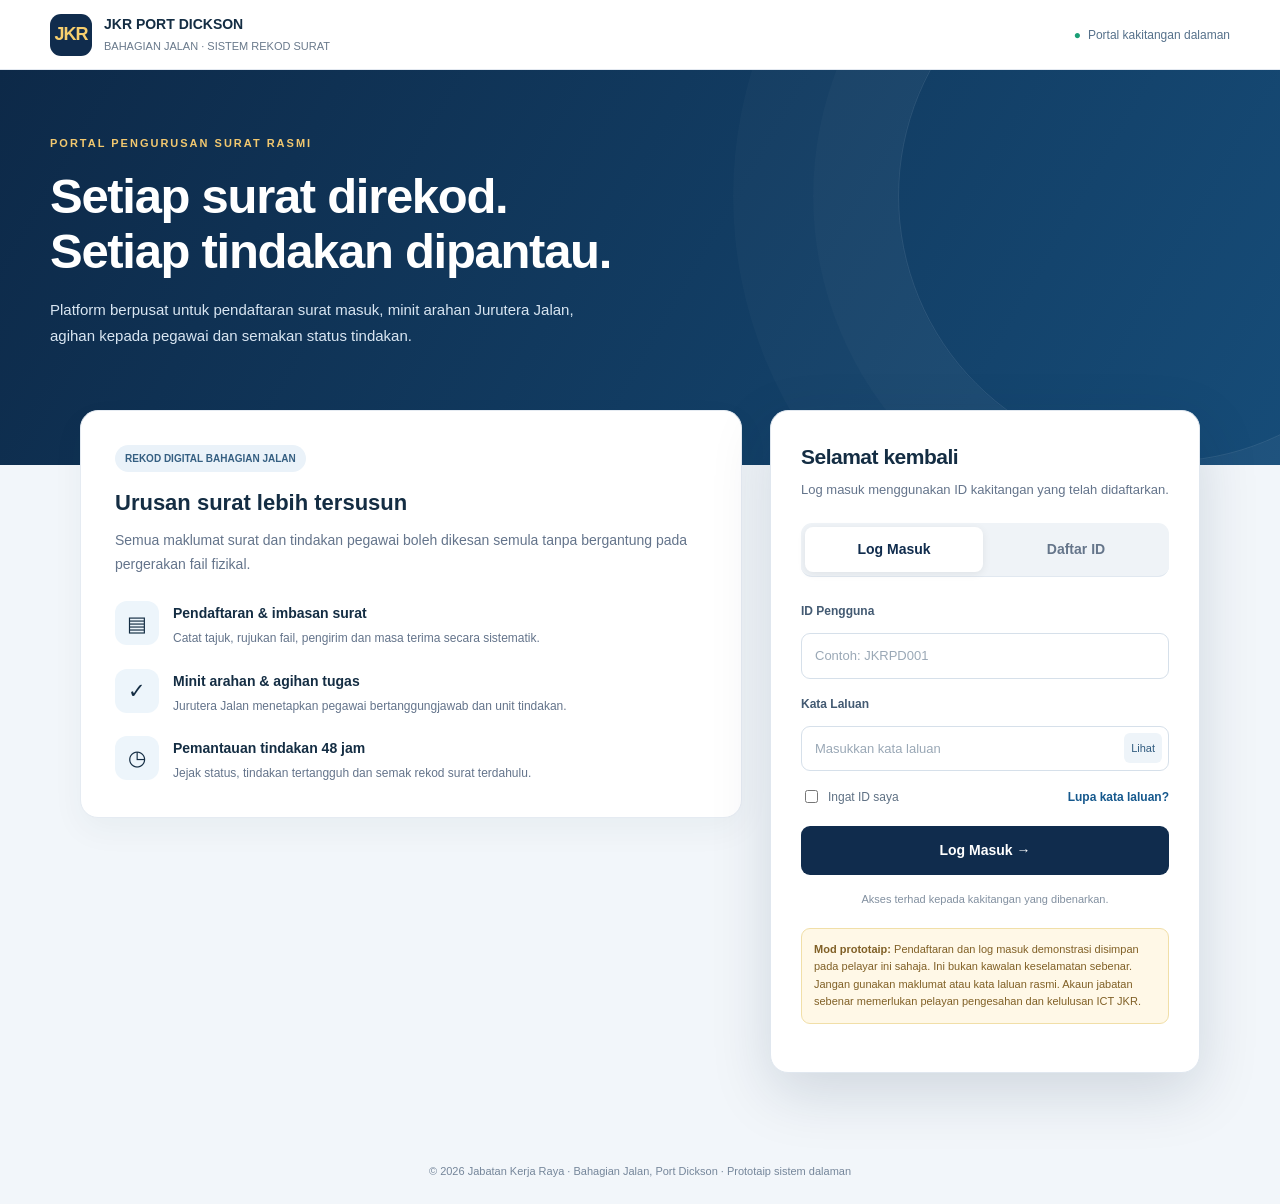
<file: public/assets/aistudio/sistem_rekod_surat_jkr_gabungan_d087e422.html>
<!doctype html>
<html lang="ms">
<head>
<meta charset="utf-8"><meta name="viewport" content="width=device-width, initial-scale=1"><meta name="theme-color" content="#112b44">
<title>e-Surat Jalan | JKR Port Dickson</title>
<style>
:root{--navy:#102942;--navy2:#173b58;--blue:#2563eb;--light:#f3f6fa;--card:#fff;--ink:#172b42;--muted:#61758b;--line:#e1e8f0;--teal:#0e9a87;--orange:#e69b27;--red:#d64a51;--shadow:0 6px 26px rgba(27,47,76,.05)}*{box-sizing:border-box}body{margin:0;background:var(--light);font:14px/1.5 Inter,system-ui,-apple-system,'Segoe UI',Arial,sans-serif;color:var(--ink)}button,input,select,textarea{font:inherit}button{cursor:pointer}button:disabled{opacity:.5;cursor:not-allowed}a{color:var(--blue)}.shell{display:flex;min-height:100vh}.sidebar{width:248px;flex-shrink:0;background:var(--navy);color:#d2e2f4;position:sticky;top:0;height:100vh;display:flex;flex-direction:column;padding:26px 16px}.brand{display:flex;align-items:center;gap:12px;padding:0 10px 28px;border-bottom:1px solid #31516b}.brandmark{height:42px;width:42px;display:grid;place-items:center;background:#dceafe;border-radius:12px;color:#153b5e;font-weight:900;letter-spacing:-1px}.brand strong{color:#fff;font-size:17px;display:block}.brand small{display:block;font-size:11px;color:#92b0cd}.side-group{font-size:10px;letter-spacing:2px;text-transform:uppercase;color:#7795b3;margin:29px 12px 12px}.nav{background:none;color:#c7d8e8;border:0;width:100%;text-align:left;display:flex;align-items:center;gap:11px;padding:12px;border-radius:9px;margin:2px 0}.nav:hover,.nav.active{background:#23506f;color:#fff}.ico{font-size:18px;width:22px;text-align:center}.sidefoot{margin-top:auto;padding:14px 10px;border-top:1px solid #31516b;font-size:12px;color:#9eb5cc}.app{flex:1;min-width:0}.topbar{background:white;border-bottom:1px solid var(--line);padding:17px 32px;display:flex;align-items:center;justify-content:space-between;gap:12px}.crumb{font-size:12px;color:var(--muted)}.toprow{display:flex;align-items:center;gap:12px;flex-wrap:wrap}.mode{padding:8px 11px;background:#fff4df;color:#926009;border:1px solid #f1deb7;border-radius:8px;font-size:11px;font-weight:650}.avatar{background:#eaf1f9;width:35px;height:35px;display:grid;place-items:center;border-radius:50%;font-size:17px}.topselect{border:1px solid var(--line);border-radius:8px;padding:9px;max-width:240px;background:white}.main{padding:30px 32px;max-width:1600px;margin:auto}.heading{display:flex;align-items:center;justify-content:space-between;gap:14px;margin-bottom:22px;flex-wrap:wrap}h1{margin:0;font-size:26px;letter-spacing:-.7px}h2{font-size:17px;margin:0 0 15px}h3{font-size:15px;margin:0 0 9px}p{margin:5px 0 0}.sub{color:var(--muted);font-size:13px}.btn{border:1px solid var(--line);border-radius:9px;background:#fff;padding:10px 14px;color:var(--ink);font-weight:650;display:inline-flex;align-items:center;gap:8px;justify-content:center}.btn:hover{filter:brightness(.97)}.btn.primary{background:#205ebc;border-color:#205ebc;color:white}.btn.soft{background:#e9f2fd;color:#1554a4;border-color:#d6e8fb}.btn.danger{color:#a02932;background:#fff1f2;border-color:#f4d2d6}.btn.sm{padding:6px 10px;font-size:12px}.btns{display:flex;gap:8px;flex-wrap:wrap}.metrics{display:grid;grid-template-columns:repeat(4,minmax(0,1fr));gap:16px;margin-bottom:22px}.metric{background:white;border:1px solid var(--line);border-radius:13px;padding:21px;box-shadow:var(--shadow)}.metrichead{display:flex;justify-content:space-between;align-items:center;gap:9px;color:var(--muted);font-size:12px}.metrichead span:last-child{font-size:21px;background:#eff5fc;padding:7px;border-radius:10px}.num{font-size:31px;line-height:1.15;font-weight:760;margin:12px 0 4px;letter-spacing:-.8px}.metricnote{color:#8ca0b3;font-size:11px}.columns{display:grid;grid-template-columns:minmax(0,1.8fr) minmax(280px,1fr);gap:18px}.panel{background:var(--card);border:1px solid var(--line);border-radius:13px;box-shadow:var(--shadow);padding:21px;margin-bottom:18px}.panelhead{display:flex;justify-content:space-between;align-items:center;gap:10px;margin-bottom:12px;flex-wrap:wrap}.panelhead h2{margin:0}.tablewrap{overflow-x:auto}.table{border-collapse:collapse;width:100%;min-width:680px}.table th{text-align:left;font-size:11px;letter-spacing:.5px;text-transform:uppercase;color:#71859b;font-weight:700;background:#f7f9fc}.table td,.table th{padding:13px 11px;border-bottom:1px solid #ebeff4;vertical-align:middle}.table tbody tr:hover{background:#f9fbfe}.table tbody tr:last-child td{border-bottom:0}.strong{font-weight:700}.muted{color:var(--muted)}.small{font-size:12px}.badge{display:inline-block;font-size:11px;font-weight:700;border-radius:20px;padding:4px 9px;white-space:nowrap}.baru{background:#e8f1ff;color:#235cbe}.minit{background:#f0eaff;color:#7653aa}.tindakan{background:#e6f5f3;color:#087969}.selesai{background:#e9f8ea;color:#287d40}.fail{background:#eef1f5;color:#64748b}.late{background:#fee9e9;color:#b9353e}.warning{background:#fff3dd;color:#9d6814}.empty{padding:42px 12px;color:var(--muted);text-align:center}.empty .big{font-size:34px;display:block;margin-bottom:10px}.bar{height:8px;background:#ebf0f6;border-radius:99px;overflow:hidden;margin-top:8px}.bar span{display:block;height:100%;background:#2877c9;border-radius:99px}.chartrow{padding:11px 0}.chartlabels{display:flex;justify-content:space-between;gap:12px;font-size:12px}.callout{background:#edf6ff;border:1px solid #d3e8fc;border-radius:10px;padding:14px;color:#285274;font-size:12px}.fields{display:grid;grid-template-columns:repeat(2,minmax(0,1fr));gap:16px}.field{display:flex;flex-direction:column;gap:6px}.field.full{grid-column:1/-1}.field label{font-size:12px;font-weight:700;color:#435a72}.field input,.field select,.field textarea,.filterinput{width:100%;border:1px solid #d9e2eb;background:#fff;padding:11px 12px;border-radius:8px;outline:none;color:var(--ink)}.field input:focus,.field select:focus,.field textarea:focus,.filterinput:focus{border-color:#478bd8;box-shadow:0 0 0 3px #dfedfb}.field textarea{min-height:92px;resize:vertical}.field small{color:var(--muted)}.formactions{display:flex;justify-content:flex-end;gap:10px;border-top:1px solid var(--line);padding-top:18px;margin-top:20px}.filters{display:flex;gap:10px;flex-wrap:wrap;margin-bottom:18px}.filters>*{min-width:140px}.filters .search{flex:1;min-width:200px}.step{display:flex;gap:12px;align-items:flex-start;padding:12px 0;border-bottom:1px solid var(--line)}.step:last-child{border-bottom:0}.stepdot{border-radius:50%;background:#e6f0fb;color:#195d9d;width:30px;height:30px;display:grid;place-items:center;flex-shrink:0;font-weight:700}.step strong{display:block;font-size:13px}.step small{color:var(--muted)}.modalback{position:fixed;inset:0;background:#0b1e31ad;z-index:20;display:flex;align-items:center;justify-content:center;padding:15px}.modal{background:white;border-radius:14px;width:min(800px,100%);max-height:92vh;overflow-y:auto;padding:26px;box-shadow:0 25px 70px #061a3260}.modalhead{display:flex;justify-content:space-between;gap:14px;align-items:flex-start;margin-bottom:20px}.close{border:0;background:#f0f3f7;border-radius:8px;width:32px;height:32px;font-size:19px}.detailgrid{display:grid;grid-template-columns:1fr 1fr;gap:13px;margin:16px 0}.detail{background:#f7f9fc;padding:11px;border-radius:9px}.detail label{display:block;color:#8392a3;font-size:11px;margin-bottom:4px}.detail strong{font-size:13px;word-break:break-word}.timeline{border-left:2px solid #dce8f3;margin-left:8px;padding-left:17px}.event{position:relative;margin:15px 0}.event:before{content:"";position:absolute;width:9px;height:9px;border:2px solid #fff;background:#3878bd;box-shadow:0 0 0 2px #b9d2eb;left:-23px;top:5px;border-radius:50%}.event small{display:block;color:var(--muted)}.flex{display:flex;gap:10px;flex-wrap:wrap;align-items:center}.hide{display:none!important}.toggle{display:flex;border:1px solid var(--line);border-radius:8px;overflow:hidden}.toggle button{border:0;padding:8px 11px;background:white}.toggle button.active{background:var(--navy);color:white}.footer{font-size:11px;color:#9caaba;text-align:center;padding:14px 20px 24px}.toast{position:fixed;right:20px;bottom:20px;background:#152e49;color:white;padding:13px 18px;border-radius:10px;box-shadow:0 8px 25px #16314c35;z-index:40;max-width:340px;display:none}.onlymobile{display:none}.notice{border-left:3px solid #dca137;background:#fff8eb;padding:12px 15px;margin-bottom:18px;font-size:12px;color:#795b29}.statline{display:flex;justify-content:space-between;align-items:center;border-bottom:1px solid var(--line);padding:11px 0;font-size:13px}.statline:last-child{border:0}.pillrow{display:flex;gap:5px;flex-wrap:wrap}.tab{border:none;background:transparent;padding:10px 15px;border-bottom:2px solid transparent;font-weight:650;color:#71859b}.tab.active{color:#1a5fb9;border-color:#1a5fb9}.tabs{border-bottom:1px solid var(--line);margin-bottom:19px}.attachment{background:#f7f9fc;border:1px dashed #cbd7e5;padding:14px;border-radius:9px}.loginhint{color:#a36e12;font-size:11px}.cellaction{border:0;background:#eaf3ff;color:#1c5fac;padding:7px 9px;border-radius:7px;font-size:12px;font-weight:700}.responsiveTable{width:100%}@media(max-width:1100px){.metrics{grid-template-columns:repeat(2,1fr)}.columns{grid-template-columns:1fr}.sidebar{width:205px}.main{padding:24px}.topbar{padding:15px 24px}}@media(max-width:720px){.shell{display:block}.sidebar{height:auto;position:static;width:100%;padding:12px;display:block}.brand{padding:4px 4px 12px}.side-group,.sidefoot{display:none}.navs{display:flex;overflow-x:auto;gap:3px;padding-top:8px}.nav{white-space:nowrap;min-width:max-content;font-size:12px;padding:9px}.nav .ico{font-size:14px}.topbar{padding:12px 15px}.crumb,.mode{display:none}.topselect{max-width:180px}.main{padding:17px 13px}h1{font-size:23px}.metrics{gap:9px}.metric{padding:14px}.num{font-size:26px}.metrichead{font-size:11px}.metrichead span:last-child{font-size:16px;padding:4px}.panel{padding:15px}.fields,.detailgrid{grid-template-columns:1fr}.modal{padding:18px}.heading{align-items:flex-start}.filters>*{flex:1}.filters .search{flex-basis:100%}}

/* Combined login and main application, isolated styles */
#authGate{--navy:#102c4d;--navy2:#174574;--gold:#e3ae42;--ink:#152b42;--muted:#64748b;--border:#dbe4ec;--bg:#f1f5f9;--white:#fff;--green:#0c8468}
#authGate *{box-sizing:border-box}
#authGate{margin:0;font-family:Inter,"Segoe UI",Arial,sans-serif;color:var(--ink);background:var(--bg)}
#authGate button,#authGate input,#authGate select{font:inherit}
#authGate button{cursor:pointer}
#authGate .top{height:70px;background:#fff;border-bottom:1px solid #e2e8f0;display:flex;align-items:center;justify-content:space-between;padding:0 max(24px,calc((100vw - 1180px)/2));gap:10px}
#authGate .identity{display:flex;gap:12px;align-items:center}
#authGate .crest{width:42px;height:42px;border-radius:11px;background:#102c4d;color:#f7cf6e;font-size:18px;font-weight:900;display:grid;place-items:center;letter-spacing:-1px}
#authGate .identity strong{font-size:14px;display:block}
#authGate .identity small{display:block;color:#69798b;font-size:11px;margin-top:3px}
#authGate .secure{font-size:12px;color:#56718b;display:flex;align-items:center;gap:7px}
#authGate .secure:before{content:"●";color:#1b9f76}
#authGate .hero{background:linear-gradient(120deg,#0d2948,#164c78);color:white;padding:65px max(24px,calc((100vw - 1180px)/2)) 115px;position:relative;overflow:hidden}
#authGate .hero:after{content:"";position:absolute;right:-150px;top:-140px;width:530px;height:530px;border:1px solid #ffffff1a;border-radius:50%;box-shadow:0 0 0 85px #ffffff05,0 0 0 165px #ffffff05}
#authGate .hero-inner{position:relative;z-index:1;max-width:630px}
#authGate .eyebrow{color:#f2c86f;text-transform:uppercase;letter-spacing:2px;font-size:11px;font-weight:750}
#authGate .hero h1{font-size:clamp(29px,4.5vw,49px);line-height:1.14;letter-spacing:-1.3px;margin:17px 0}
#authGate .hero p{color:#d9e6f2;line-height:1.75;margin:0;max-width:540px;font-size:15px}
#authGate .main{max-width:1180px;margin:-66px auto 65px;position:relative;z-index:2;padding:0 24px;display:grid;grid-template-columns:1fr 440px;gap:27px;align-items:start}
#authGate .info{background:#fff;border:1px solid #e5ebf2;border-radius:18px;padding:34px;box-shadow:0 12px 32px #18364a0c;min-height:390px}
#authGate .info h2{font-size:22px;margin:0 0 10px}
#authGate .info>p{font-size:14px;color:var(--muted);line-height:1.7;margin-bottom:25px}
#authGate .features{display:grid;gap:20px}
#authGate .feature{display:flex;gap:14px}
#authGate .feat-icon{width:44px;height:44px;display:grid;place-items:center;background:#edf5fb;border-radius:12px;font-size:21px;flex-shrink:0}
#authGate .feature strong{display:block;font-size:14px;margin:2px 0 5px}
#authGate .feature span{color:var(--muted);font-size:12px;line-height:1.6;display:block}
#authGate .auth{border-radius:18px;background:#fff;box-shadow:0 20px 60px #07213b25;border:1px solid #e0e7ef;padding:30px}
#authGate .auth-title{font-size:21px;font-weight:800;letter-spacing:-.5px}
#authGate .auth-subtitle{font-size:13px;color:var(--muted);margin:8px 0 22px;line-height:1.6}
#authGate .tabs{display:grid;grid-template-columns:1fr 1fr;background:#eff3f7;border-radius:11px;padding:4px;margin-bottom:25px;gap:4px}
#authGate .tab{border:0;background:transparent;color:#65758a;font-weight:700;padding:12px;border-radius:8px}
#authGate .tab.active{background:#fff;color:var(--navy);box-shadow:0 2px 8px #00000012}
#authGate .field{margin-bottom:16px}
#authGate .field label{font-size:12px;font-weight:700;display:block;margin-bottom:7px}
#authGate .field input,#authGate .field select{width:100%;border:1px solid #d6e0ea;border-radius:9px;outline:0;background:#fff;padding:12px 13px;font-size:13px;color:#223b56;min-height:44px}
#authGate .field input:focus,#authGate .field select:focus{border-color:#327db8;box-shadow:0 0 0 3px #327db81b}
#authGate .field input::placeholder{color:#9aa8b6}
#authGate .input-password{position:relative}
#authGate .input-password input{padding-right:70px}
#authGate .show{position:absolute;right:7px;top:7px;border:0;border-radius:6px;padding:7px;color:#305b7f;background:#eef4f9;font-size:11px}
#authGate .row{display:flex;justify-content:space-between;align-items:center;font-size:12px;gap:10px;margin:2px 0 20px}
#authGate .row label{color:#5f7184;display:flex;align-items:center;gap:7px}
#authGate .row input{accent-color:#154877}
#authGate .link{border:0;background:none;color:#15588d;font-size:12px;font-weight:700;padding:0}
#authGate .primary{background:var(--navy);color:#fff;font-weight:750;padding:14px;border:0;border-radius:9px;width:100%;transition:.2s}
#authGate .primary:hover{background:#1b5689}
#authGate .disclaimer{font-size:11px;color:#8290a0;text-align:center;margin-top:16px;line-height:1.6}
#authGate .message{padding:12px;border-radius:9px;font-size:12px;line-height:1.5;margin-bottom:16px;display:none}
#authGate .message.error{display:block;color:#9b2534;background:#fff0f1;border:1px solid #facdd1}
#authGate .message.ok{display:block;color:#0d6d53;background:#eafaf4;border:1px solid #b9e8d8}
#authGate .hidden{display:none!important}
#authGate .footer{text-align:center;padding:0 20px 25px;color:#75869a;font-size:11px}
#authGate .mini-tag{display:inline-block;padding:6px 10px;border-radius:30px;background:#eaf2f9;color:#355f82;font-weight:700;font-size:10px;margin-bottom:14px}
#authGate .dashboard{display:none;background:#fff;border-radius:18px;padding:30px;box-shadow:0 15px 35px #0f31571a;max-width:700px;margin:-65px auto 70px;position:relative;z-index:4}
#authGate .dashboard h2{margin-top:0}
#authGate .dashboard p{line-height:1.7;color:#64748b}
#authGate .metric{display:grid;grid-template-columns:repeat(3,1fr);gap:12px;margin:24px 0}
#authGate .metric div{padding:18px;border-radius:12px;background:#f0f5fa}
#authGate .metric strong{display:block;font-size:24px;color:#174574}
#authGate .metric span{font-size:11px;color:#62778c}
#authGate .logout{background:#e7eef5;color:#16476e;border:0;padding:10px 16px;border-radius:9px;font-weight:700}
#authGate .notice{margin-top:19px;background:#fff8e7;border:1px solid #f1dfa8;border-radius:9px;padding:12px;font-size:11px;line-height:1.6;color:#806026}
@media (max-width:850px){#authGate .main{grid-template-columns:1fr;max-width:600px}
#authGate .hero{padding-bottom:115px}
#authGate .info{min-height:0;order:2}
#authGate .auth{order:1}}
@media (max-width:500px){#authGate .top{padding:0 15px}
#authGate .secure{display:none}
#authGate .main{padding:0 14px;gap:14px}
#authGate .auth,#authGate .info{padding:23px}
#authGate .hero{padding:45px 20px 110px}
#authGate .metric{grid-template-columns:1fr 1fr}
#authGate .hero h1{font-size:32px}}
#authGate{min-height:100vh;display:block;background:#f2f6fa;color:#142d43;font-size:14px;}
#authGate .main{max-width:1170px;margin:-55px auto 90px;padding:0 25px;display:grid;grid-template-columns:1fr 430px;gap:28px;position:relative;z-index:2;}
#authGate .auth{min-width:0;}#authGate .hero{display:block;}
#appShell .toprow .topselect{display:none;}
#appShell .toprow .avatar{cursor:default;}
#appShell .logOutTop{border:1px solid #cddbeb;border-radius:8px;background:#fff;padding:8px 12px;color:#234f76;font-size:12px;font-weight:700;}
#authGate .authNotice{margin-top:14px;padding:12px;background:#fff7e7;color:#7d5518;border:1px solid #ead6aa;border-radius:8px;font-size:12px;}
@media(max-width:850px){#authGate .main{grid-template-columns:1fr;max-width:600px;margin:-60px auto 60px}#authGate .info{order:2}#authGate .auth{order:1}}
@media(max-width:500px){#authGate .main{padding:0 14px;gap:14px}}
</style>
</head>
<body>
<div id="authGate">
<header class="top"><div class="identity"><div class="crest">JKR</div><div><strong>JKR PORT DICKSON</strong><small>BAHAGIAN JALAN · SISTEM REKOD SURAT</small></div></div><div class="secure">Portal kakitangan dalaman</div></header>
<section class="hero"><div class="hero-inner"><div class="eyebrow">Portal pengurusan surat rasmi</div><h1>Setiap surat direkod.<br/>Setiap tindakan dipantau.</h1><p>Platform berpusat untuk pendaftaran surat masuk, minit arahan Jurutera Jalan, agihan kepada pegawai dan semakan status tindakan.</p></div></section>
<main class="main" id="landing"><section class="info"><div class="mini-tag">REKOD DIGITAL BAHAGIAN JALAN</div><h2>Urusan surat lebih tersusun</h2><p>Semua maklumat surat dan tindakan pegawai boleh dikesan semula tanpa bergantung pada pergerakan fail fizikal.</p><div class="features"><div class="feature"><div class="feat-icon">▤</div><div><strong>Pendaftaran &amp; imbasan surat</strong><span>Catat tajuk, rujukan fail, pengirim dan masa terima secara sistematik.</span></div></div><div class="feature"><div class="feat-icon">✓</div><div><strong>Minit arahan &amp; agihan tugas</strong><span>Jurutera Jalan menetapkan pegawai bertanggungjawab dan unit tindakan.</span></div></div><div class="feature"><div class="feat-icon">◷</div><div><strong>Pemantauan tindakan 48 jam</strong><span>Jejak status, tindakan tertangguh dan semak rekod surat terdahulu.</span></div></div></div></section>
<section aria-label="Pendaftaran dan log masuk" class="auth"><div class="auth-title" id="formTitle">Selamat kembali</div><p class="auth-subtitle" id="formDesc">Log masuk menggunakan ID kakitangan yang telah didaftarkan.</p><div class="tabs"><button class="tab active" id="loginTab" type="button">Log Masuk</button><button class="tab" id="registerTab" type="button">Daftar ID</button></div><div class="message" id="message" role="status"></div>
<form id="loginForm"><div class="field"><label for="loginId">ID Pengguna</label><input autocomplete="username" id="loginId" placeholder="Contoh: JKRPD001" required="" type="text"/></div><div class="field"><label for="loginPassword">Kata Laluan</label><div class="input-password"><input autocomplete="current-password" id="loginPassword" placeholder="Masukkan kata laluan" required="" type="password"/><button class="show" data-for="loginPassword" type="button">Lihat</button></div></div><div class="row"><label><input id="remember" type="checkbox"/> Ingat ID saya</label><button class="link" id="forgot" type="button">Lupa kata laluan?</button></div><button class="primary" type="submit">Log Masuk →</button><div class="disclaimer">Akses terhad kepada kakitangan yang dibenarkan.</div></form>
<form class="hidden" id="registerForm"><div class="field"><label for="fullName">Nama Penuh</label><input id="fullName" maxlength="100" placeholder="Nama seperti rekod jabatan" required=""/></div><div class="field"><label for="staffId">ID Pengguna / ID Kakitangan</label><input id="staffId" maxlength="30" minlength="4" pattern="[A-Za-z0-9_-]+" placeholder="Contoh: JKRPD002" required="" title="Huruf, nombor, - atau _ sahaja"/></div><div class="field"><label for="staffEmail">E-mel Rasmi</label><input id="staffEmail" placeholder="nama@jkr.gov.my" required="" type="email"/></div><div class="field"><label for="staffRole">Jawatan / Peranan</label><select id="staffRole" required=""><option value="">Pilih jawatan</option><option value="PKA">Pembantu Khidmat Am (PKA)</option><option value="Penolong Jurutera">Penolong Jurutera</option><option value="Penolong Jurutera Kanan">Penolong Jurutera Kanan</option><option value="Jurutera Jalan">Jurutera Jalan</option><option value="Lain-lain">Lain-lain kakitangan</option></select></div><div class="field"><label for="staffUnit">Unit</label><select id="staffUnit" required=""><option value="">Pilih unit</option><option>PTJ Jalan</option><option>Jalan Persekutuan</option><option>Jalan Negeri</option><option>Unit Aduan</option></select></div><div class="field"><label for="registerPassword">Kata Laluan (min. 8 aksara)</label><div class="input-password"><input autocomplete="new-password" id="registerPassword" minlength="8" placeholder="Cipta kata laluan" required="" type="password"/><button class="show" data-for="registerPassword" type="button">Lihat</button></div></div><div class="field"><label for="confirmPassword">Sahkan Kata Laluan</label><input autocomplete="new-password" id="confirmPassword" minlength="8" placeholder="Ulang kata laluan" required="" type="password"/></div><button class="primary" type="submit">Hantar Pendaftaran →</button><div class="disclaimer">Akaun baharu memerlukan pengesahan pentadbir dalam versi sistem sebenar.</div></form><div class="notice"><b>Mod prototaip:</b> Pendaftaran dan log masuk demonstrasi disimpan pada pelayar ini sahaja. Ini bukan kawalan keselamatan sebenar. Jangan gunakan maklumat atau kata laluan rasmi. Akaun jabatan sebenar memerlukan pelayan pengesahan dan kelulusan ICT JKR.</div></section></main>

<footer class="footer">© 2026 Jabatan Kerja Raya · Bahagian Jalan, Port Dickson · Prototaip sistem dalaman</footer>

</div>
<div id="appShell" style="display:none"><div class="shell"><aside class="sidebar"><div class="brand"><div class="brandmark">JKR</div><div><strong>e-Surat Jalan</strong><small>JKR PORT DICKSON</small></div></div><div class="side-group" data-i="menu">MENU UTAMA</div><div class="navs" id="navigation"><button class="nav active" data-page="dashboard"><span class="ico">▦</span><span data-i="dashboard">Papan Pemuka</span></button><button class="nav" data-page="surat"><span class="ico">▤</span><span data-i="letters">Senarai Surat</span></button><button class="nav" data-page="daftar"><span class="ico">⊕</span><span data-i="register">Daftar Surat</span></button><button class="nav" data-page="laporan"><span class="ico">▥</span><span data-i="reports">Laporan</span></button><button class="nav" data-page="tetapan"><span class="ico">⚙</span><span data-i="settings">Panduan & Data</span></button></div><div class="sidefoot"><strong>Bahagian Jalan</strong><br>JKR Daerah Port Dickson<br><br><span data-i="prototype">Prototaip • Data disimpan pada peranti ini</span></div></aside>
<div class="app"><header class="topbar"><div><div class="crumb" data-i="agency">JKR PORT DICKSON / BAHAGIAN JALAN</div><strong id="topTitle">Papan Pemuka</strong></div><div class="toprow"><span class="mode">MOD DEMO — BUKAN SISTEM RASMI</span><div class="toggle"><button id="bm" class="active" onclick="setLang('ms')">BM</button><button id="en" onclick="setLang('en')">EN</button></div><button class="logOutTop" type="button" onclick="demoLogout()">Log Keluar</button><div class="avatar">👤</div><select id="actor" class="topselect" title="Simulasi peranan pengguna"></select></div></header><main class="main"><div id="view"></div></main><footer class="footer">e-Surat Jalan • Prototaip BRS 02/11/2026 • Tiada sambungan ke sistem JKR sebenar</footer></div></div>
</div>
<div id="modalroot"></div><div class="toast" id="toast"></div><input type="file" id="csvFile" accept=".csv,text/csv" class="hide"><script>
'use strict';
const KEY='esurat_jkrpd_v1', ACTORKEY='esurat_actor', LANGKEY='esurat_lang';
const USERS=[{id:'pka',name:'PKA Pendaftaran (Demo)',role:'pendaftar'},{id:'jj',name:'Jurutera Jalan',role:'jurutera'},...['En Azmir','Hana','Sham','Riza','Fairuz','Zuriman','Danial','Saiful','Ayu','Fika','Maziah','Azhar'].map((n,i)=>({id:'u'+i,name:n,role:'pelaksana'}))];
// Registered profiles from the local prototype; NOT authenticated server identities.
try{for(const u of JSON.parse(localStorage.getItem('esurat_demo_accounts_v2')||'[]')){if(u.id&&u.name&&u.role&&!USERS.some(x=>x.id===u.id))USERS.push({id:u.id,name:u.name,role:u.role});}}catch(e){}
const UNITS=['PTJ Jalan','Jalan Persekutuan','Jalan Negeri','Unit Aduan'];
const ST=['Baru','Diminitkan','Dalam Tindakan','Selesai','Difailkan'];
const DICT={ms:{menu:'MENU UTAMA',dashboard:'Papan Pemuka',letters:'Senarai Surat',register:'Daftar Surat',reports:'Laporan',settings:'Panduan & Data',prototype:'Prototaip • Data disimpan pada peranti ini',agency:'JKR PORT DICKSON / BAHAGIAN JALAN',welcome:'Pemantauan surat masuk dan tindakan pegawai',newletter:'Daftar Surat Baharu',total:'Jumlah Surat',pending:'Belum Diminitkan',active:'Dalam Proses',overdue:'Melebihi 48 Jam',alltime:'Semua rekod',waiting:'Menunggu arahan',progress:'Diminitkan / dalam tindakan',need:'Memerlukan perhatian',latest:'Surat Terkini',seeall:'Lihat Semua',byunit:'Agihan Mengikut Unit',workflow:'Aliran Kerja',save:'Simpan Rekod',cancel:'Batal',search:'Cari tajuk, nombor fail, pengirim, FT005...',export:'Eksport CSV',import:'Import CSV',details:'Lihat',status:'Status',title:'Tajuk Surat',sender:'Pengirim',ref:'No. Rujukan Surat',fileno:'No. Rujukan Fail',dateletter:'Tarikh Surat',datereceived:'Tarikh Terima',unit:'Unit',assignee:'Pegawai Tindakan',actions:'Tindakan',newform:'Pendaftaran Surat Masuk',upload:'Imbasan / Gambar Surat (JPG, PNG atau PDF)',note:'Maklumat tarikh dan masa pendaftaran direkodkan secara automatik',minutes:'Minit Arahan Jurutera Jalan',instruction:'Arahan Tindakan',assign:'Simpan Minit Arahan',progressnote:'Catatan / Maklum Balas',update:'Kemas Kini Status',filelabel:'Lokasi / Nombor Fail Fizikal',records:'Rekod surat berdaftar',period:'Tempoh Laporan',statistics:'Ringkasan Status',audit:'Sejarah Tindakan',attachment:'Lampiran Surat',download:'Buka Lampiran',empty:'Belum ada rekod surat. Daftar surat pertama untuk bermula.',noresults:'Tiada rekod yang sepadan dengan carian.',issued:'Didaftarkan',role:'Peranan Demo',kind:'Notifikasi',quick:'Akses Pantas',demo:'Isi Data Contoh',clear:'Kosongkan Semua Data',help:'Maklumat Penting',importhelp:'Import hanya CSV (eksport fail Excel lama sebagai CSV UTF-8 dahulu).',available:'Aplikasi prototaip ini berfungsi secara setempat. Tiada log masuk sebenar, penyegerakan, e-mel, WhatsApp, SMS atau sandaran pelayan.',daily:'Harian',weekly:'Mingguan',monthly:'Bulanan',yearly:'Tahunan',all:'Semua',filter:'Tapis',sel:'Pilih',regby:'Didaftarkan oleh',time:'Masa',late:'Lewat',within:'Dalam tempoh',noattachment:'Tiada lampiran',selectfile:'Pilih fail',savechange:'Simpan Perubahan'},en:{menu:'MAIN MENU',dashboard:'Dashboard',letters:'Letter Records',register:'Register Letter',reports:'Reports',settings:'Guide & Data',prototype:'Prototype • Data stored on this device',agency:'JKR PORT DICKSON / ROAD DIVISION',welcome:'Incoming letters and officer action tracking',newletter:'Register New Letter',total:'Total Letters',pending:'Awaiting Assignment',active:'In Progress',overdue:'Over 48 Hours',alltime:'All records',waiting:'Awaiting instruction',progress:'Assigned / in progress',need:'Attention required',latest:'Recent Letters',seeall:'View All',byunit:'Distribution by Unit',workflow:'Workflow',save:'Save Record',cancel:'Cancel',search:'Search title, file number, sender, FT005...',export:'Export CSV',import:'Import CSV',details:'View',status:'Status',title:'Letter Subject',sender:'Sender',ref:'Letter Reference',fileno:'File Reference',dateletter:'Letter Date',datereceived:'Date Received',unit:'Unit',assignee:'Assigned Officer',actions:'Actions',newform:'Incoming Letter Registration',upload:'Scanned Letter (JPG, PNG or PDF)',note:'Registration date and time are recorded automatically',minutes:'Head of Road Division Instructions',instruction:'Action Instructions',assign:'Save Assignment',progressnote:'Action / Response Notes',update:'Update Status',filelabel:'Physical File Location / Number',records:'Registered letters',period:'Report Period',statistics:'Status Summary',audit:'Activity History',attachment:'Letter Attachment',download:'Open Attachment',empty:'No letters yet. Register the first one to begin.',noresults:'No matching letters found.',issued:'Registered',role:'Demo Role',kind:'Notifications',quick:'Quick Access',demo:'Load Sample Data',clear:'Clear All Data',help:'Important Information',importhelp:'CSV import only (export existing Excel data to UTF-8 CSV first).',available:'This prototype runs locally. It has no real authentication, syncing, email, WhatsApp, SMS or server backup.',daily:'Daily',weekly:'Weekly',monthly:'Monthly',yearly:'Yearly',all:'All',filter:'Filter',sel:'Select',regby:'Registered by',time:'Time',late:'Overdue',within:'On time',noattachment:'No attachment',selectfile:'Choose File',savechange:'Save Changes'}};
let lang=localStorage.getItem(LANGKEY)||'ms',page='dashboard',records=readRecords(),actorId=localStorage.getItem(ACTORKEY)||'pka',filterText='',filterUnit='',filterStatus='',reportPeriod='monthly';
const t=k=>DICT[lang][k]||k, role=()=>USERS.find(x=>x.id===actorId)||USERS[0], name=id=>USERS.find(x=>x.id===id)?.name||id||'—', esc=s=>String(s??'').replace(/[&<>"']/g,c=>({'&':'&amp;','<':'&lt;','>':'&gt;','"':'&quot;',"'":'&#39;'}[c])), date=s=>s?new Date(s).toLocaleDateString(lang==='ms'?'ms-MY':'en-GB',{day:'2-digit',month:'short',year:'numeric'}):'—', datetime=s=>s?new Date(s).toLocaleString(lang==='ms'?'ms-MY':'en-GB',{day:'2-digit',month:'short',year:'numeric',hour:'2-digit',minute:'2-digit'}):'—', uid=()=>('S'+Date.now().toString(36)+Math.random().toString(36).slice(2,6)).toUpperCase();
function readRecords(){try{let r=JSON.parse(localStorage.getItem(KEY)||'[]');return Array.isArray(r)?r:[]}catch{return []}}function save(){try{localStorage.setItem(KEY,JSON.stringify(records));return true}catch{toast('Storan pelayar penuh. Eksport data dan gunakan fail lebih kecil.');return false}}
function setLang(x){lang=x;localStorage.setItem(LANGKEY,x);render()}function setActor(x){actorId=x;localStorage.setItem(ACTORKEY,x);render()}function go(p){page=p;render();window.scrollTo(0,0)}function toast(s){const el=document.getElementById('toast');el.textContent=s;el.style.display='block';clearTimeout(window._tt);window._tt=setTimeout(()=>el.style.display='none',3800)}
function isOverdue(r){return !['Selesai','Difailkan'].includes(r.status)&&Date.now()-new Date(r.lastProgressAt||r.createdAt).getTime()>48*3600000}function nearDue(r){let d=Date.now()-new Date(r.lastProgressAt||r.createdAt).getTime();return !['Selesai','Difailkan'].includes(r.status)&&d>36*3600000&&!isOverdue(r)}function labelStatus(r){return `<span class="badge ${({'Baru':'baru','Diminitkan':'minit','Dalam Tindakan':'tindakan','Selesai':'selesai','Difailkan':'fail'}[r.status]||'baru')}">${esc(r.status)}</span> ${isOverdue(r)?'<span class="badge late">48j+ </span>':nearDue(r)?'<span class="badge warning">36j+ </span>':''}`}
function showBase(){document.documentElement.lang=lang;document.querySelectorAll('[data-i]').forEach(el=>el.textContent=t(el.dataset.i));document.getElementById('bm').classList.toggle('active',lang==='ms');document.getElementById('en').classList.toggle('active',lang==='en');document.querySelectorAll('.nav').forEach(el=>el.classList.toggle('active',el.dataset.page===page));document.getElementById('topTitle').textContent=t(page==='surat'?'letters':page==='daftar'?'register':page==='laporan'?'reports':page==='tetapan'?'settings':'dashboard');const pick=document.getElementById('actor');pick.innerHTML=USERS.filter(u=>u.id===actorId).map(u=>`<option value="${u.id}">${esc(u.name)} [${u.role==='jurutera'?'Jurutera Jalan':u.role==='pendaftar'?'PKA':'Pegawai'}]</option>`).join('');pick.value=actorId}
function render(){showBase();document.getElementById('view').innerHTML=({dashboard:dashboardView,surat:suratView,daftar:daftarView,laporan:laporanView,tetapan:settingsView}[page]||dashboardView)()}
function titleBar(h,sub,action=''){return `<div class="heading"><div><h1>${h}</h1><div class="sub">${sub}</div></div>${action}</div>`}
function dashboardView(){let total=records.length,pending=records.filter(r=>r.status==='Baru').length,active=records.filter(r=>['Diminitkan','Dalam Tindakan'].includes(r.status)).length,late=records.filter(isOverdue).length;let latest=[...records].sort((a,b)=>new Date(b.createdAt)-new Date(a.createdAt)).slice(0,6);return titleBar(t('dashboard'),t('welcome'),`<button class="btn primary" onclick="go('daftar')">＋ ${t('newletter')}</button>`)+`<div class="metrics">${[[t('total'),total,t('alltime'),'▤'],[t('pending'),pending,t('waiting'),'◷'],[t('active'),active,t('progress'),'↗'],[t('overdue'),late,t('need'),'!']].map(x=>`<div class="metric"><div class="metrichead"><span>${x[0]}</span><span>${x[3]}</span></div><div class="num">${x[1]}</div><div class="metricnote">${x[2]}</div></div>`).join('')}</div><div class="columns"><div><div class="panel"><div class="panelhead"><h2>${t('latest')}</h2><button class="btn sm soft" onclick="go('surat')">${t('seeall')} →</button></div>${latest.length?tableOf(latest,true):empty()}</div><div class="panel"><div class="panelhead"><h2>${t('byunit')}</h2></div>${UNITS.map(u=>{let n=records.filter(r=>r.unit===u).length;return `<div class="chartrow"><div class="chartlabels"><span>${u}</span><strong>${n}</strong></div><div class="bar"><span style="width:${total?n/total*100:0}%"></span></div></div>`}).join('')}</div></div><div><div class="panel"><h2>${t('workflow')}</h2>${[['01','PKA',lang==='ms'?'Imbas dan daftar surat':'Scan and register letter'],['02','Jurutera Jalan',lang==='ms'?'Minitkan dan agih arahan':'Assign officer and instructions'],['03','Pegawai Pelaksana',lang==='ms'?'Ambil tindakan dan maklum balas':'Take action and add feedback'],['04','PKA',lang==='ms'?'Simpan dan rekod fail':'Close and file the record']].map(x=>`<div class="step"><div class="stepdot">${x[0]}</div><div><strong>${x[1]}</strong><small>${x[2]}</small></div></div>`).join('')}</div><div class="panel"><h2>${t('quick')}</h2><div class="flex"><button class="btn soft" onclick="go('surat')">🔎 ${t('letters')}</button><button class="btn soft" onclick="go('laporan')">▥ ${t('reports')}</button></div></div><div class="callout">ⓘ ${t('available')}</div></div></div>`}
function empty(no=false){return `<div class="empty"><span class="big">▤</span>${t(no?'noresults':'empty')}</div>`}
function tableOf(list,compact=false){return `<div class="tablewrap"><table class="table"><thead><tr><th>${t('ref')}</th><th>${t('title')}</th><th>${t('dateletter')}</th><th>${t('unit')}</th><th>${t('status')}</th><th></th></tr></thead><tbody>${list.map(r=>`<tr><td><span class="strong">${esc(r.ref)}</span><div class="small muted">${esc(r.fileNo||'—')}</div></td><td><span class="strong">${esc(r.title)}</span><div class="small muted">${esc(r.sender)}</div></td><td class="small">${date(r.letterDate)}</td><td class="small">${esc(r.unit||'—')}</td><td>${labelStatus(r)}</td><td><button class="cellaction" onclick="openRecord('${r.id}')">${t('details')} →</button></td></tr>`).join('')}</tbody></table></div>`}
function suratView(){let list=records.filter(r=>[r.title,r.ref,r.fileNo,r.sender,r.unit,r.assigneeId?name(r.assigneeId):'',r.instructions].join(' ').toLowerCase().includes(filterText.toLowerCase())&&(!filterUnit||r.unit===filterUnit)&&(!filterStatus||r.status===filterStatus)).sort((a,b)=>new Date(b.createdAt)-new Date(a.createdAt));return titleBar(t('letters'),`${list.length} ${t('records')}`,`<div class="btns"><button class="btn" onclick="exportCSV()">↓ ${t('export')}</button><button class="btn primary" onclick="go('daftar')">＋ ${t('newletter')}</button></div>`)+`<div class="panel"><div class="filters"><input class="filterinput search" value="${esc(filterText)}" oninput="filterText=this.value;refreshTable()" placeholder="${t('search')}"><select class="filterinput" onchange="filterUnit=this.value;refreshTable()"><option value="">${t('all')} ${t('unit')}</option>${UNITS.map(u=>`<option ${filterUnit===u?'selected':''}>${u}</option>`).join('')}</select><select class="filterinput" onchange="filterStatus=this.value;refreshTable()"><option value="">${t('all')} ${t('status')}</option>${ST.map(s=>`<option ${filterStatus===s?'selected':''}>${s}</option>`).join('')}</select></div><div id="letterTable">${list.length?tableOf(list):empty(records.length>0)}</div></div>`}
function refreshTable(){let list=records.filter(r=>[r.title,r.ref,r.fileNo,r.sender,r.unit,r.assigneeId?name(r.assigneeId):'',r.instructions].join(' ').toLowerCase().includes(filterText.toLowerCase())&&(!filterUnit||r.unit===filterUnit)&&(!filterStatus||r.status===filterStatus)).sort((a,b)=>new Date(b.createdAt)-new Date(a.createdAt));document.getElementById('letterTable').innerHTML=list.length?tableOf(list):empty(true)}
function daftarView(){return titleBar(t('newform'),t('note'))+`${role().role!=='pendaftar'?`<div class="notice">Mod demo: pendaftaran surat hanya untuk peranan PKA Pendaftaran. Pilih peranan tersebut di bahagian atas.</div>`:''}<form class="panel" onsubmit="addLetter(event)"><h2>${t('newform')}</h2><div class="fields"><div class="field full"><label>${t('title')} *</label><input name="title" maxlength="250" required placeholder="Contoh: Aduan kerosakan jalan FT005"></div><div class="field"><label>${t('ref')} *</label><input name="ref" maxlength="100" required placeholder="Contoh: JKR.PD/..."></div><div class="field"><label>${t('fileno')} *</label><input name="fileNo" maxlength="100" required></div><div class="field"><label>${t('sender')} *</label><input name="sender" maxlength="160" required></div><div class="field"><label>${t('dateletter')} *</label><input name="letterDate" type="date" required></div><div class="field"><label>${t('unit')}</label><select name="unit"><option value="">— ${t('sel')} —</option>${UNITS.map(u=>`<option>${u}</option>`).join('')}</select></div><div class="field"><label>${t('datereceived')} *</label><input name="receivedDate" type="date" value="${new Date().toLocaleDateString('en-CA')}" required></div><div class="field full"><label>${t('upload')}</label><div class="attachment"><input type="file" name="attachment" accept="image/jpeg,image/png,image/webp,application/pdf" capture="environment"><small>Fail maksimum 8 MB. Disimpan dalam pelayar ini sahaja, bukan pada pelayan JKR.</small></div></div></div><div class="formactions"><button class="btn" type="reset">${t('cancel')}</button><button class="btn primary" type="submit" ${role().role!=='pendaftar'?'disabled':''}>✓ ${t('save')}</button></div></form>`}
async function addLetter(e){e.preventDefault();if(role().role!=='pendaftar'){toast('Hanya PKA pendaftaran dibenarkan.');return}let f=e.target, d=Object.fromEntries(new FormData(f).entries()), id=uid(), now=new Date().toISOString();if(d.attachment&&d.attachment.size){if(d.attachment.size>8*1024*1024){toast('Fail melebihi 8 MB.');return}if(!['image/jpeg','image/png','image/webp','application/pdf'].includes(d.attachment.type)){toast('Format fail tidak disokong.');return}try{await putBlob(id,d.attachment)}catch(ex){toast('Lampiran tidak dapat disimpan: '+ex.message);return}}
let r={id,title:d.title.trim(),ref:d.ref.trim(),fileNo:d.fileNo.trim(),sender:d.sender.trim(),letterDate:d.letterDate,receivedDate:d.receivedDate,unit:d.unit,createdAt:now,lastProgressAt:now,createdBy:actorId,status:'Baru',assigneeId:'',instructions:'',notes:'',fileLocation:'',attachmentName:d.attachment?.size?d.attachment.name:'',history:[{when:now,by:actorId,action:'Surat didaftarkan'}]};records.unshift(r);if(!save()){records.shift();return}toast('Surat berjaya didaftarkan.');page='surat';render();}
function openRecord(id){let r=records.find(x=>x.id===id);if(!r)return;let canMinute=role().role==='jurutera', canProgress=role().role==='pelaksana'&&r.assigneeId===actorId, canFile=role().role==='pendaftar'&&r.status==='Selesai';const body=`<div class="modalback" onclick="if(event.target===this)closeModal()"><div class="modal"><div class="modalhead"><div><div class="sub">${esc(r.ref)} • ${date(r.receivedDate)}</div><h1 style="font-size:21px;margin-top:4px">${esc(r.title)}</h1><div style="margin-top:8px">${labelStatus(r)}</div></div><button class="close" onclick="closeModal()">×</button></div><div class="tabs"><button class="tab active" onclick="detailTab(this,'info')">${t('details')}</button><button class="tab" onclick="detailTab(this,'work')">${t('actions')}</button><button class="tab" onclick="detailTab(this,'history')">${t('audit')}</button></div><div id="detail-info"><div class="detailgrid">${[[t('ref'),r.ref],[t('fileno'),r.fileNo],[t('sender'),r.sender],[t('dateletter'),date(r.letterDate)],[t('datereceived'),date(r.receivedDate)],[t('unit'),r.unit||'—'],[t('assignee'),name(r.assigneeId)],[t('regby'),name(r.createdBy)],[t('issued'),datetime(r.createdAt)],[t('filelabel'),r.fileLocation||'—']].map(x=>`<div class="detail"><label>${x[0]}</label><strong>${esc(x[1])}</strong></div>`).join('')}</div><div class="panel" style="box-shadow:none"><h3>${t('instruction')}</h3><p>${esc(r.instructions||'—')}</p><br><h3>${t('progressnote')}</h3><p>${esc(r.notes||'—')}</p></div><div class="attachment"><strong>${t('attachment')}</strong><div class="flex" style="margin-top:8px"><span>${esc(r.attachmentName||t('noattachment'))}</span>${r.attachmentName?`<button class="btn sm soft" onclick="openAttachment('${r.id}')">${t('download')}</button>`:''}</div></div></div><div id="detail-work" class="hide">${canMinute?`<form onsubmit="minuteLetter(event,'${r.id}')"><h3>${t('minutes')}</h3><div class="fields"><div class="field"><label>${t('assignee')} *</label><select name="assigneeId" required><option value="">— ${t('sel')} —</option>${USERS.filter(u=>u.role==='pelaksana').map(u=>`<option value="${u.id}" ${r.assigneeId===u.id?'selected':''}>${esc(u.name)}</option>`).join('')}</select></div><div class="field"><label>${t('unit')} *</label><select name="unit" required><option value="">— ${t('sel')} —</option>${UNITS.map(u=>`<option ${r.unit===u?'selected':''}>${u}</option>`).join('')}</select></div><div class="field full"><label>${t('instruction')} *</label><textarea name="instructions" required>${esc(r.instructions)}</textarea></div></div><div class="formactions"><button class="btn primary" type="submit">${t('assign')}</button></div></form>`:canProgress?`<form onsubmit="progressLetter(event,'${r.id}')"><h3>${t('progressnote')}</h3><div class="fields"><div class="field"><label>${t('status')}</label><select name="status">${['Dalam Tindakan','Selesai'].map(s=>`<option ${r.status===s?'selected':''}>${s}</option>`).join('')}</select></div><div class="field full"><label>${t('progressnote')} *</label><textarea name="notes" required>${esc(r.notes)}</textarea></div></div><div class="formactions"><button class="btn primary">${t('update')}</button></div></form>`:canFile?`<form onsubmit="fileLetter(event,'${r.id}')"><h3>Rekod Pemfailan</h3><div class="field"><label>${t('filelabel')} *</label><input name="fileLocation" required value="${esc(r.fileLocation||r.fileNo)}"></div><div class="formactions"><button class="btn primary">✓ Tandakan Difailkan</button></div></form>`:`<div class="callout">${lang==='ms'?'Tiada tindakan yang dibenarkan untuk peranan atau status semasa. Pilih Jurutera Jalan untuk minit arahan, pegawai ditugaskan untuk kemas kini, atau PKA selepas selesai untuk pemfailan.':'No action available for the current role/status. Switch to head of division, assigned officer, or registration clerk as applicable.'}</div>`}</div><div id="detail-history" class="hide"><div class="timeline">${(r.history||[]).slice().reverse().map(h=>`<div class="event"><strong>${esc(h.action)}</strong><small>${datetime(h.when)} • ${esc(name(h.by))}</small></div>`).join('')}</div></div></div></div>`;document.getElementById('modalroot').innerHTML=body}
function detailTab(el,tab){el.parentElement.querySelectorAll('.tab').forEach(x=>x.classList.remove('active'));el.classList.add('active');['info','work','history'].forEach(x=>document.getElementById('detail-'+x).classList.toggle('hide',x!==tab))}function closeModal(){document.getElementById('modalroot').innerHTML=''}
function log(r,action){let now=new Date().toISOString();r.history??=[];r.history.push({when:now,by:actorId,action});r.lastProgressAt=now}function minuteLetter(e,id){e.preventDefault();if(role().role!=='jurutera')return;let r=records.find(x=>x.id===id),d=Object.fromEntries(new FormData(e.target).entries());r.assigneeId=d.assigneeId;r.unit=d.unit;r.instructions=d.instructions.trim();r.status='Diminitkan';log(r,'Arahan diminitkan kepada '+name(d.assigneeId));save();closeModal();render();toast('Minit arahan disimpan. Notifikasi automatik belum diaktifkan.')}function progressLetter(e,id){e.preventDefault();let r=records.find(x=>x.id===id);if(r.assigneeId!==actorId||role().role!=='pelaksana')return;let d=Object.fromEntries(new FormData(e.target).entries());r.status=d.status;r.notes=d.notes.trim();log(r,'Status dikemas kini: '+r.status);save();closeModal();render();toast('Status berjaya dikemas kini.')}function fileLetter(e,id){e.preventDefault();let r=records.find(x=>x.id===id);if(role().role!=='pendaftar'||r.status!=='Selesai')return;let d=Object.fromEntries(new FormData(e.target).entries());r.fileLocation=d.fileLocation.trim();r.status='Difailkan';log(r,'Surat direkodkan sebagai difailkan');save();closeModal();render();toast('Surat ditandakan sebagai difailkan.')}
function periodRange(p){let now=new Date(),start=new Date(now);if(p==='daily')start.setHours(0,0,0,0);else if(p==='weekly'){let day=(now.getDay()+6)%7;start.setDate(now.getDate()-day);start.setHours(0,0,0,0)}else if(p==='monthly')start=new Date(now.getFullYear(),now.getMonth(),1);else if(p==='yearly')start=new Date(now.getFullYear(),0,1);else start=new Date(0);return start}
function laporanView(){let start=periodRange(reportPeriod),list=records.filter(r=>new Date(r.createdAt)>=start),over=list.filter(isOverdue).length;return titleBar(t('reports'),t('welcome'),`<button class="btn" onclick="exportCSV(true)">↓ ${t('export')}</button>`)+`<div class="panel"><div class="filters"><div class="field"><label>${t('period')}</label><select class="filterinput" onchange="reportPeriod=this.value;render()">${['daily','weekly','monthly','yearly','all'].map(s=>`<option value="${s}" ${reportPeriod===s?'selected':''}>${t(s)}</option>`).join('')}</select></div></div><div class="metrics" style="margin:0">${[[t('total'),list.length,'▤'],[t('pending'),list.filter(r=>r.status==='Baru').length,'◷'],[t('active'),list.filter(r=>['Diminitkan','Dalam Tindakan'].includes(r.status)).length,'↗'],[t('overdue'),over,'!']].map(x=>`<div class="metric"><div class="metrichead">${x[0]} <span>${x[2]}</span></div><div class="num">${x[1]}</div></div>`).join('')}</div></div><div class="columns"><div class="panel"><h2>${t('statistics')}</h2>${ST.map(s=>{let n=list.filter(r=>r.status===s).length;return `<div class="chartrow"><div class="chartlabels"><span>${s}</span><strong>${n}</strong></div><div class="bar"><span style="width:${list.length?n/list.length*100:0}%"></span></div></div>`}).join('')}</div><div class="panel"><h2>${t('byunit')}</h2>${UNITS.map(u=>`<div class="statline"><span>${u}</span><strong>${list.filter(r=>r.unit===u).length}</strong></div>`).join('')}</div></div><div class="panel"><h2>${t('records')}</h2>${list.length?tableOf(list):empty(records.length>0)}</div>`}
function settingsView(){return titleBar(t('settings'),lang==='ms'?'Panduan untuk percubaan dalaman dan penyediaan sistem rasmi.':'Prototype guide and data management.')+`<div class="notice">⚠ ${t('available')} ${lang==='ms'?'Jangan masukkan surat terperingkat atau maklumat sensitif dalam prototaip ini.':'Do not enter classified or sensitive documents into this prototype.'}</div><div class="columns"><div class="panel"><h2>${t('role')}</h2><p class="sub">${lang==='ms'?'Pilihan peranan di penjuru kanan atas hanyalah simulasi dan bukan keselamatan sebenar.':'The role dropdown at the top is only a simulation, not real security.'}</p><div class="statline"><span>PKA Pendaftaran</span><strong>Daftar surat & pemfailan</strong></div><div class="statline"><span>Jurutera Jalan</span><strong>Minit & agih arahan</strong></div><div class="statline"><span>Pegawai Pelaksana</span><strong>Kemas kini tindakan sendiri</strong></div></div><div class="panel"><h2>${lang==='ms'?'Pengurusan Data':'Data Management'}</h2><p class="sub">${t('importhelp')}</p><div class="btns" style="margin-top:14px"><button class="btn" onclick="exportCSV()">↓ ${t('export')}</button><button class="btn soft" onclick="document.getElementById('csvFile').click()">↑ ${t('import')}</button><button class="btn" onclick="loadDemo()">◈ ${t('demo')}</button><button class="btn danger" onclick="clearData()">✕ ${t('clear')}</button></div><p class="sub" style="margin-top:14px">Semua data teks disimpan dalam localStorage pelayar; lampiran dalam IndexedDB.</p></div></div><div class="panel"><h2>${t('help')}</h2><div class="step"><div class="stepdot">1</div><div><strong>Daftar surat</strong><small>Pilih PKA Pendaftaran, kemudian isi borang Daftar Surat.</small></div></div><div class="step"><div class="stepdot">2</div><div><strong>Minit arahan</strong><small>Pilih Jurutera Jalan, buka surat, pergi ke tab Tindakan dan tentukan pegawai pelaksana.</small></div></div><div class="step"><div class="stepdot">3</div><div><strong>Tindakan & pemfailan</strong><small>Pilih nama pegawai yang ditugaskan untuk mengemas kini tindakan. Apabila selesai, PKA boleh menandakan surat telah difailkan.</small></div></div><div class="step"><div class="stepdot">4</div><div><strong>Carian & laporan</strong><small>Cari menggunakan kata kunci atau eksport senarai ke CSV untuk dibuka dengan Excel.</small></div></div></div><div class="panel"><h2>Untuk Pelaksanaan Rasmi oleh ICT</h2><p class="sub">Perlu ditambah: pelayan dan pangkalan data berpusat, log masuk sebenar serta kawalan akses berasaskan peranan, simpanan dokumen selamat, notifikasi WhatsApp/e-mel/SMS melalui perkhidmatan diluluskan, audit tidak boleh diubah, sandaran berkala, kawalan keselamatan dan ujian sekurang-kurangnya 50 pengguna serentak. Keperluan hosting, bajet dan prosedur kelulusan keselamatan belum diputuskan dalam BRS.</p></div>`}
function csvEscape(v){return '"'+String(v??'').replace(/"/g,'""')+'"'}function exportCSV(period=false){let arr=period?records.filter(r=>new Date(r.createdAt)>=periodRange(reportPeriod)):records;let headers=['ID','Tajuk Surat','No Rujukan Surat','No Rujukan Fail','Pengirim','Tarikh Surat','Tarikh Terima','Masa Daftar','Unit','Pegawai','Status','Arahan','Maklum Balas','Lokasi Fail','Nama Lampiran'];let rows=arr.map(r=>[r.id,r.title,r.ref,r.fileNo,r.sender,r.letterDate,r.receivedDate,r.createdAt,r.unit,name(r.assigneeId),r.status,r.instructions,r.notes,r.fileLocation,r.attachmentName]);let csv='\ufeff'+[headers,...rows].map(row=>row.map(csvEscape).join(',')).join('\r\n');let url=URL.createObjectURL(new Blob([csv],{type:'text/csv;charset=utf-8'})),a=document.createElement('a');a.href=url;a.download='rekod_surat_jkr_pd_'+new Date().toISOString().slice(0,10)+'.csv';a.click();setTimeout(()=>URL.revokeObjectURL(url),1000)}
function parseCSV(input){let out=[],row=[],v='',quoted=false;for(let i=0;i<input.length;i++){let c=input[i];if(c==='"'){if(quoted&&input[i+1]==='"'){v+='"';i++}else quoted=!quoted}else if(c===','&&!quoted){row.push(v);v=''}else if((c==='\n'||c==='\r')&&!quoted){if(c==='\r'&&input[i+1]==='\n')i++;row.push(v);if(row.some(x=>x!==''))out.push(row);row=[];v=''}else v+=c}row.push(v);if(row.some(x=>x!==''))out.push(row);return out}
function normalizeDate(s){s=(s||'').trim();if(/^\d{4}-\d{2}-\d{2}/.test(s))return s.slice(0,10);let m=s.match(/^(\d{1,2})[\/\-.](\d{1,2})[\/\-.](\d{4})$/);if(m)return m[3]+'-'+m[2].padStart(2,'0')+'-'+m[1].padStart(2,'0');return new Date().toISOString().slice(0,10)}
document.getElementById('csvFile').addEventListener('change',async e=>{let file=e.target.files[0];if(!file)return;try{let text=await file.text(),rows=parseCSV(text.replace(/^\ufeff/,''));if(rows.length<2){toast('CSV tiada baris data.');return}let normalize=s=>s.trim().toLowerCase().replace(/[\s_\-./]/g,''),hdr=rows[0].map(normalize),get=(r,...keys)=>{let idx=hdr.findIndex(h=>keys.map(normalize).includes(h));return idx<0?'':(r[idx]||'').trim()},count=0;for(let cells of rows.slice(1)){let title=get(cells,'Tajuk Surat','Tajuk','Perkara','Subject','tajuk surat atau emel'),ref=get(cells,'No Rujukan Surat','No Rujukan','No. Rujukan','Rujukan Surat','Reference'),sender=get(cells,'Pengirim','Daripada','Surat Daripada Siapa','Sender');if(!title||!ref)continue;let now=new Date().toISOString();records.push({id:uid(),title,ref,fileNo:get(cells,'No Rujukan Fail','No Fail','No. Fail','Nombor Fail'),sender,letterDate:normalizeDate(get(cells,'Tarikh Surat','Date')),receivedDate:normalizeDate(get(cells,'Tarikh Terima','Tarikh Surat Diterima')),unit:get(cells,'Unit'),createdAt:now,lastProgressAt:now,createdBy:actorId,status:'Baru',assigneeId:'',instructions:'',notes:'',fileLocation:'',attachmentName:'',history:[{when:now,by:actorId,action:'Diimport daripada CSV'}]});count++}save();render();toast(`${count} rekod diimport. Semak medan data sebelum guna.`)}catch(err){toast('Ralat CSV: '+err.message)}finally{e.target.value=''}});
function loadDemo(){if(records.length&&!confirm('Tambah 5 data contoh fiksyen kepada rekod sedia ada?'))return;let subjects=[['Aduan jalan berlubang FT005','JKR.PD/FT005/001','Persatuan Penduduk Contoh','Jalan Persekutuan'],['Permohonan papan tanda jalan','JKR.PD/JLN/002','Wakil Penduduk Contoh','Jalan Negeri'],['Penyelenggaraan longkang','JKR.PD/ADU/003','Pengadu Contoh','Unit Aduan'],['Pemeriksaan aset bahagian jalan','JKR.PD/PTJ/004','Unit Dalaman Contoh','PTJ Jalan'],['Maklum balas kerosakan bahu jalan FT005','JKR.PD/FT005/005','Agensi Contoh','Jalan Persekutuan']];subjects.forEach((s,i)=>{let d=new Date(Date.now()-(i*25+2)*3600000).toISOString();let state=['Baru','Diminitkan','Dalam Tindakan','Selesai','Difailkan'][i];records.push({id:uid(),title:'[CONTOH] '+s[0],ref:s[1],fileNo:'JKR.PD/FAIL/'+String(i+1).padStart(3,'0'),sender:s[2],letterDate:d.slice(0,10),receivedDate:d.slice(0,10),unit:s[3],createdAt:d,lastProgressAt:d,createdBy:'pka',status:state,assigneeId:i?'u'+(i-1):'',instructions:i?'Sila semak dan sediakan maklum balas.':'',notes:i>1?'Tindakan contoh untuk ujian.':'',fileLocation:i===4?'Rak A / Fail 5':'',attachmentName:'',history:[{when:d,by:'pka',action:'Data contoh dijana untuk ujian'}]})});save();render();toast('5 data contoh fiksyen dimasukkan.')}function clearData(){if(!confirm('Padam SEMUA rekod surat pada pelayar ini? Tindakan ini tidak boleh dibatalkan.'))return;records=[];save();removeAllBlobs().then(()=>toast('Data setempat dikosongkan.')).catch(()=>toast('Data rekod dikosongkan; lampiran mungkin masih tersimpan.'));render()}
function db(){return new Promise((resolve,reject)=>{let req=indexedDB.open('esurat-jkrpd-attachments',1);req.onupgradeneeded=()=>{if(!req.result.objectStoreNames.contains('files'))req.result.createObjectStore('files')};req.onsuccess=()=>resolve(req.result);req.onerror=()=>reject(req.error)})}async function putBlob(id,blob){let database=await db();return new Promise((resolve,reject)=>{let tx=database.transaction('files','readwrite');tx.objectStore('files').put(blob,id);tx.oncomplete=()=>{database.close();resolve()};tx.onerror=()=>{database.close();reject(tx.error)}})}async function openAttachment(id){try{let database=await db(),blob=await new Promise((resolve,reject)=>{let req=database.transaction('files').objectStore('files').get(id);req.onsuccess=()=>resolve(req.result);req.onerror=()=>reject(req.error)});database.close();if(!blob){toast('Lampiran tidak ditemui pada peranti ini.');return}let url=URL.createObjectURL(blob),a=document.createElement('a');a.href=url;a.download=records.find(r=>r.id===id)?.attachmentName||'lampiran';a.click();setTimeout(()=>URL.revokeObjectURL(url),30000)}catch(err){toast('Lampiran tidak dapat dibuka.')}}async function removeAllBlobs(){let database=await db();return new Promise((resolve,reject)=>{let tx=database.transaction('files','readwrite');tx.objectStore('files').clear();tx.oncomplete=()=>{database.close();resolve()};tx.onerror=()=>{database.close();reject(tx.error)}})}
render();
</script>
<script>
(function(){
'use strict';
const gate=document.getElementById('authGate');
const app=document.getElementById('appShell');
const $=(id)=>document.getElementById(id);
const msg=$('message');
const ACCOUNT_KEY='esurat_demo_accounts_v2';
const SESSION_KEY='esurat_demo_session_v2';
const getAccounts=()=>{try{return JSON.parse(localStorage.getItem(ACCOUNT_KEY)||'[]')}catch{return []}};
function alertBox(text,good=false){msg.textContent=text;msg.className='message '+(good?'ok':'error')}
function clear(){msg.className='message';msg.textContent=''}
function tab(which){clear();$('loginTab').classList.toggle('active',which==='login');$('registerTab').classList.toggle('active',which==='register');$('loginForm').classList.toggle('hidden',which!=='login');$('registerForm').classList.toggle('hidden',which!=='register');$('formTitle').textContent=which==='login'?'Selamat kembali':'Pendaftaran ID baharu';$('formDesc').textContent=which==='login'?'Log masuk menggunakan ID demonstrasi yang telah didaftarkan.':'Cipta akaun demonstrasi untuk menguji aliran sistem.'}
$('loginTab').onclick=()=>tab('login');$('registerTab').onclick=()=>tab('register');
document.querySelectorAll('#authGate .show').forEach(b=>b.onclick=()=>{const i=$(b.dataset.for);i.type=i.type==='password'?'text':'password';b.textContent=i.type==='password'?'Lihat':'Sorok'});
$('forgot').onclick=()=>alertBox('Untuk mod demonstrasi, daftar ID baharu. Pemulihan kata laluan rasmi perlu dilaksanakan oleh pentadbir ICT.',true);
async function hashed(pass,salt){const data=new TextEncoder().encode(salt+':'+pass);const digest=await crypto.subtle.digest('SHA-256',data);return Array.from(new Uint8Array(digest)).map(x=>x.toString(16).padStart(2,'0')).join('')}
function mapRole(role){if(role==='PKA')return 'pendaftar';if(role==='Jurutera Jalan')return 'jurutera';return 'pelaksana'}
$('registerForm').onsubmit=async e=>{e.preventDefault();
 const pass=$('registerPassword').value,confirm=$('confirmPassword').value,id=$('staffId').value.trim().toLowerCase();
 if(pass!==confirm)return alertBox('Pengesahan kata laluan tidak sepadan.');
 if(pass.length<8)return alertBox('Kata laluan mesti sekurang-kurangnya 8 aksara.');
 if(!window.crypto||!crypto.subtle)return alertBox('Pelayar ini tidak menyokong fungsi demonstrasi kata laluan. Cuba Chrome atau Edge.');
 const all=getAccounts();if(all.some(a=>a.id===id))return alertBox('ID ini sudah didaftarkan pada pelayar ini.');
 const salt=Array.from(crypto.getRandomValues(new Uint8Array(16))).map(x=>x.toString(16).padStart(2,'0')).join('');
 const u={id:'demo_'+id,loginId:id,name:$('fullName').value.trim(),email:$('staffEmail').value.trim(),title:$('staffRole').value,unit:$('staffUnit').value,role:mapRole($('staffRole').value),salt,hash:await hashed(pass,salt)};
 if(all.some(a=>a.loginId===id))return alertBox('ID ini telah didaftarkan.');
 all.push(u);localStorage.setItem(ACCOUNT_KEY,JSON.stringify(all));
 if(typeof USERS!=='undefined')USERS.push({id:u.id,name:u.name,role:u.role});
 $('registerForm').reset();tab('login');$('loginId').value=id;alertBox('ID demonstrasi berjaya didaftarkan. Sila log masuk.',true);
};
$('loginForm').onsubmit=async e=>{e.preventDefault();
 const id=$('loginId').value.trim().toLowerCase(),pass=$('loginPassword').value;
 const u=getAccounts().find(a=>a.loginId===id);
 if(!u||await hashed(pass,u.salt)!==u.hash)return alertBox('ID atau kata laluan tidak sepadan. Daftar ID demonstrasi dahulu.');
 $('loginPassword').value='';if($('remember').checked)localStorage.setItem('esurat_remember_id',id);else localStorage.removeItem('esurat_remember_id');
 sessionStorage.setItem(SESSION_KEY,u.id);launch(u.id);
};
function launch(id){if(!getAccounts().some(u=>u.id===id))return;gate.style.display='none';app.style.display='block';localStorage.setItem('esurat_actor',id);if(typeof setActor==='function')setActor(id);window.scrollTo(0,0)}
window.demoLogout=()=>{sessionStorage.removeItem(SESSION_KEY);app.style.display='none';gate.style.display='block';$('loginPassword').value='';clear();window.scrollTo(0,0)};
$('loginId').value=localStorage.getItem('esurat_remember_id')||'';
window.addEventListener('load',()=>{const id=sessionStorage.getItem(SESSION_KEY);if(id)launch(id)});
})();
</script>
</body></html>
</file>
